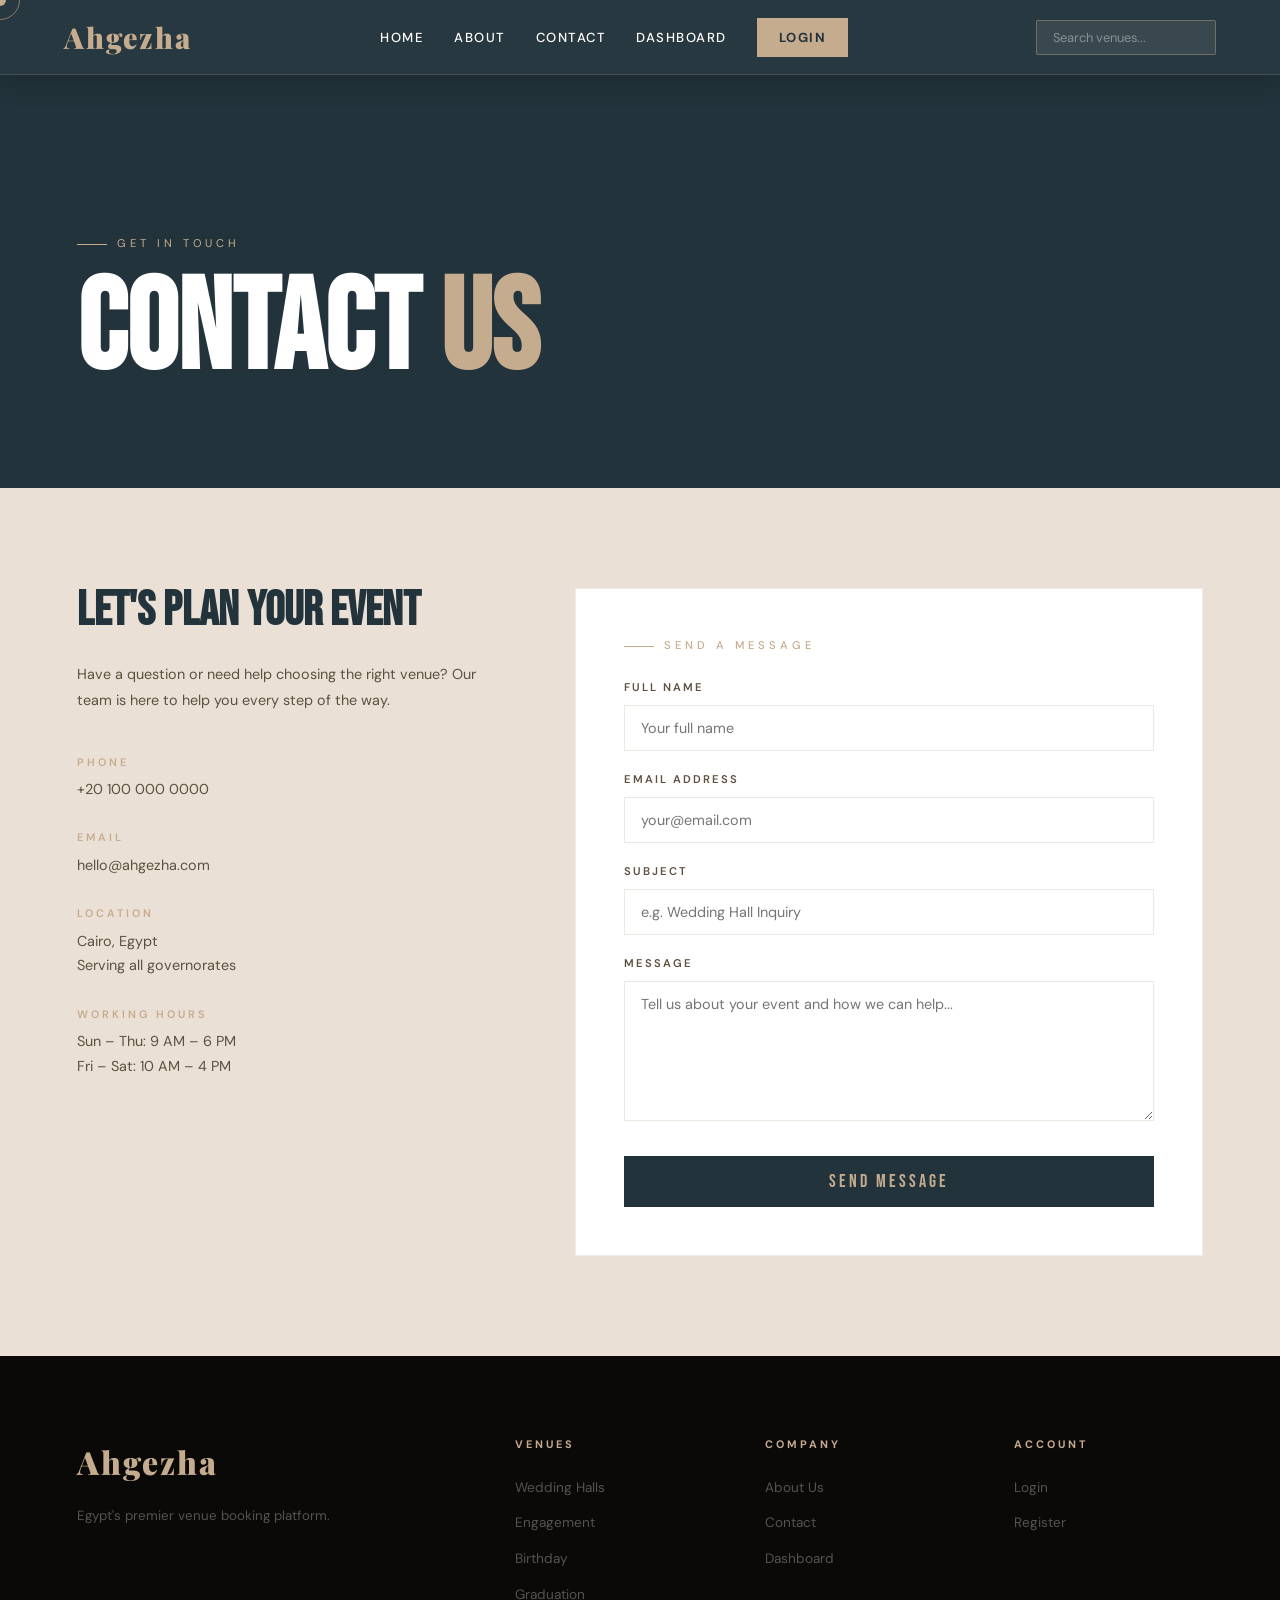
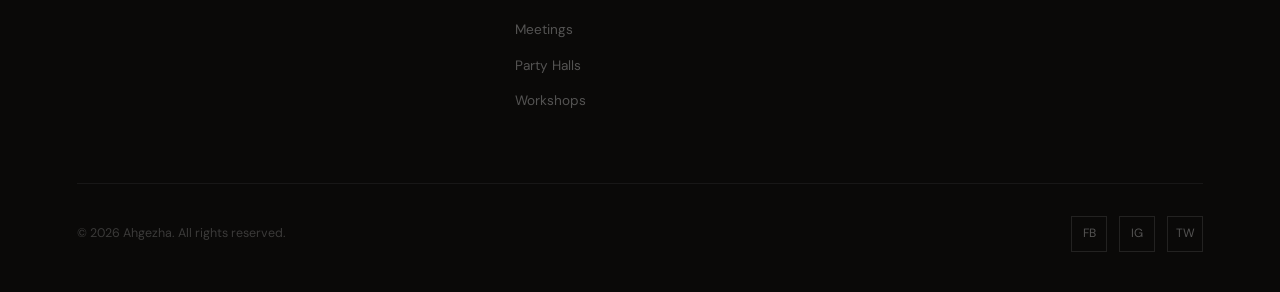
<file: contact.html>
<!DOCTYPE html>
<html lang="en">
<head>
    <meta charset="UTF-8">
    <meta name="viewport" content="width=device-width, initial-scale=1.0">
    <title>Contact Us - Ahgezha</title>
    <link rel="stylesheet" href="style.css">
</head>
<body>
<div class="cursor" id="cursor"></div>
<div class="cursor-follower" id="cursorFollower"></div>

<header class="navbar solid" id="navbar">
    <a href="index.html" class="logo">Ahgezha</a>
    <nav class="nav-links">
        <a href="index.html">Home</a>
        <a href="about.html">About</a>
        <a href="contact.html">Contact</a>
        <a href="dashboard.html">Dashboard</a>
        <a href="login.html" id="authLink" class="nav-cta">Login</a>
    </nav>
    <div class="search-container">
        <input type="text" id="searchInput" placeholder="Search venues...">
        <div id="searchDropdown" class="search-results"></div>
    </div>
</header>

<!-- PAGE HERO -->
<section class="page-hero">
    <div class="page-hero-bg" style="background-image:url('https://picsum.photos/1920/600?random=contact');"></div>
    <div class="page-hero-content">
        <div class="page-hero-tag">Get In Touch</div>
        <h1 class="page-hero-title">CONTACT <span class="gold">US</span></h1>
    </div>
</section>

<!-- CONTACT SECTION -->
<section class="contact-section">
    <div class="contact-grid">
        <div class="reveal">
            <h2 class="contact-info-title">LET'S PLAN YOUR EVENT</h2>
            <p style="font-size:.9rem;color:var(--brown);line-height:1.8;margin-bottom:40px;">Have a question or need help choosing the right venue? Our team is here to help you every step of the way.</p>
            <div class="contact-info-item">
                <div class="contact-info-label">Phone</div>
                <div class="contact-info-val">+20 100 000 0000</div>
            </div>
            <div class="contact-info-item">
                <div class="contact-info-label">Email</div>
                <div class="contact-info-val">hello@ahgezha.com</div>
            </div>
            <div class="contact-info-item">
                <div class="contact-info-label">Location</div>
                <div class="contact-info-val">Cairo, Egypt<br>Serving all governorates</div>
            </div>
            <div class="contact-info-item">
                <div class="contact-info-label">Working Hours</div>
                <div class="contact-info-val">Sun – Thu: 9 AM – 6 PM<br>Fri – Sat: 10 AM – 4 PM</div>
            </div>
        </div>
        <div class="contact-form-card reveal reveal-delay-2">
            <div class="section-tag" style="margin-bottom:24px;">Send a Message</div>
            <form id="contactForm" onsubmit="submitContact(event)">
                <div class="contact-field">
                    <label>Full Name</label>
                    <input type="text" placeholder="Your full name" required>
                </div>
                <div class="contact-field">
                    <label>Email Address</label>
                    <input type="email" placeholder="your@email.com" required>
                </div>
                <div class="contact-field">
                    <label>Subject</label>
                    <input type="text" placeholder="e.g. Wedding Hall Inquiry">
                </div>
                <div class="contact-field">
                    <label>Message</label>
                    <textarea placeholder="Tell us about your event and how we can help..."></textarea>
                </div>
                <button type="submit" class="btn-form">SEND MESSAGE</button>
            </form>
        </div>
    </div>
</section>

<!-- FOOTER -->
<footer class="main-footer">
    <div class="footer-top">
        <div class="footer-brand">
            <a href="index.html" class="logo">Ahgezha</a>
            <p>Egypt's premier venue booking platform.</p>
        </div>
        <div class="footer-col"><h4>Venues</h4><ul>
            <li><a href="wedding.html">Wedding Halls</a></li>
            <li><a href="engagement.html">Engagement</a></li>
            <li><a href="birthday.html">Birthday</a></li>
            <li><a href="graduation.html">Graduation</a></li>
            <li><a href="meeting.html">Meetings</a></li>
            <li><a href="party.html">Party Halls</a></li>
            <li><a href="workshop.html">Workshops</a></li>
        </ul></div>
        <div class="footer-col"><h4>Company</h4><ul>
            <li><a href="about.html">About Us</a></li>
            <li><a href="contact.html">Contact</a></li>
            <li><a href="dashboard.html">Dashboard</a></li>
        </ul></div>
        <div class="footer-col"><h4>Account</h4><ul>
            <li><a href="login.html">Login</a></li>
            <li><a href="register.html">Register</a></li>
        </ul></div>
    </div>
    <div class="footer-bottom">
        <span class="footer-copy">© 2026 Ahgezha. All rights reserved.</span>
        <div class="footer-socials">
            <a href="#" class="footer-social">FB</a>
            <a href="#" class="footer-social">IG</a>
            <a href="#" class="footer-social">TW</a>
        </div>
    </div>
</footer>

<script src="main.js"></script>
<script>
function submitContact(e) {
    e.preventDefault();
    const btn = e.target.querySelector('.btn-form');
    btn.textContent = 'SENDING...';
    btn.disabled = true;
    setTimeout(() => {
        btn.textContent = '✓ MESSAGE SENT';
        setTimeout(() => { btn.textContent = 'SEND MESSAGE'; btn.disabled = false; e.target.reset(); }, 2000);
    }, 1200);
}
</script>
</body>
</html>
</file>
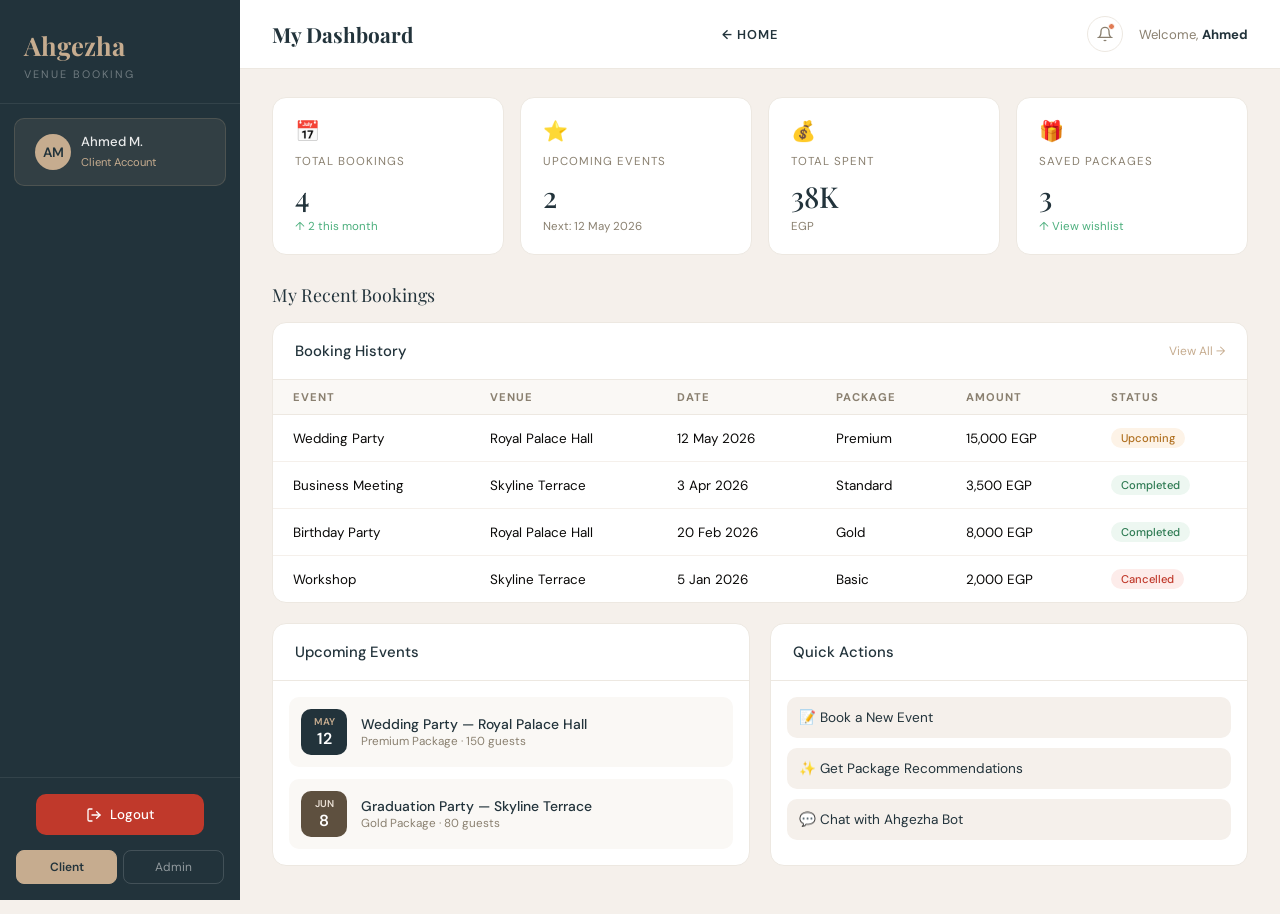
<file: dashboard.html>
<!DOCTYPE html>
<html lang="en">
<head>
    <meta charset="UTF-8">
    <meta name="viewport" content="width=device-width, initial-scale=1.0">
    <title>Ahgezha - Dashboard</title>
    <link rel="stylesheet" href="dash.css">
</head>
<body>

<!-- SIDEBAR -->
<aside class="sidebar">
    <div class="sidebar-logo">
        <a href="index.html"><h1>Ahgezha</h1></a>
        <span>Venue Booking</span>
    </div>
    <div class="sidebar-role">
        <div class="role-avatar" id="avatarInitials">AM</div>
        <div class="role-info">
            <p id="sidebarName">Ahmed M.</p>
            <span id="sidebarRoleLbl">Client Account</span>
        </div>
    </div>
    <nav class="sidebar-nav" id="sidebarNav"></nav>
<div class="sidebar-bottom">
        <div style="padding: 0 20px 15px;">
            <button onclick="logout()" style="width: 100%; background: #c0392b; color: white; border: none; padding: 12px; border-radius: 10px; cursor: pointer; font-family: 'DM Sans', sans-serif; font-weight: 500; display: flex; align-items: center; justify-content: center; gap: 8px; transition: 0.3s;">
                <svg viewBox="0 0 24 24" width="16" height="16" stroke="currentColor" stroke-width="2" fill="none" stroke-linecap="round" stroke-linejoin="round"><path d="M9 21H5a2 2 0 0 1-2-2V5a2 2 0 0 1 2-2h4"></path><polyline points="16 17 21 12 16 7"></polyline><line x1="21" y1="12" x2="9" y2="12"></line></svg>
                Logout
            </button>
        </div>

        <div class="role-switcher">
            <button class="role-btn active" onclick="switchRole('client')">Client</button>
            <button class="role-btn" onclick="switchRole('admin')">Admin</button>
        </div>
    </div>
</aside>
<!-- MAIN -->
<div class="main">
    <header class="topbar">
        <div class="topbar-title" id="topbarTitle"><b>My Dashboard</b></div>
        <a href="index.html" class="topbar-home">← Home</a>
        <div class="topbar-right">
            <div class="notif-btn">
                <svg width="16" height="16" viewBox="0 0 24 24" fill="none" stroke="#8a8070" stroke-width="2"><path d="M18 8A6 6 0 006 8c0 7-3 9-3 9h18s-3-2-3-9M13.73 21a2 2 0 01-3.46 0"/></svg>
                <div class="notif-dot"></div>
            </div>
            <div style="font-size:.82rem;color:#8a8070;">Welcome, <strong id="topbarName" style="color:var(--navy)">Ahmed</strong></div>
        </div>
    </header>

    <!-- OVERVIEW PAGE -->
    <div class="page active" id="overview-page">
        <div class="stats-grid">
            <div class="stat-card"><div class="stat-icon">📅</div><div class="stat-label">Total Bookings</div><div class="stat-value">4</div><div class="stat-sub stat-up">↑ 2 this month</div></div>
            <div class="stat-card"><div class="stat-icon">⭐</div><div class="stat-label">Upcoming Events</div><div class="stat-value">2</div><div class="stat-sub">Next: 12 May 2026</div></div>
            <div class="stat-card"><div class="stat-icon">💰</div><div class="stat-label">Total Spent</div><div class="stat-value">38K</div><div class="stat-sub" style="color:#8a8070;">EGP</div></div>
            <div class="stat-card"><div class="stat-icon">🎁</div><div class="stat-label">Saved Packages</div><div class="stat-value">3</div><div class="stat-sub stat-up">↑ View wishlist</div></div>
        </div>

        <div class="section-title">My Recent Bookings</div>
        <div class="card">
            <div class="card-header"><h3>Booking History</h3><span class="view-all">View All →</span></div>
            <table>
                <thead><tr><th>Event</th><th>Venue</th><th>Date</th><th>Package</th><th>Amount</th><th>Status</th></tr></thead>
                <tbody>
                    <tr><td>Wedding Party</td><td>Royal Palace Hall</td><td>12 May 2026</td><td>Premium</td><td>15,000 EGP</td><td><span class="badge badge-pending">Upcoming</span></td></tr>
                    <tr><td>Business Meeting</td><td>Skyline Terrace</td><td>3 Apr 2026</td><td>Standard</td><td>3,500 EGP</td><td><span class="badge badge-success">Completed</span></td></tr>
                    <tr><td>Birthday Party</td><td>Royal Palace Hall</td><td>20 Feb 2026</td><td>Gold</td><td>8,000 EGP</td><td><span class="badge badge-success">Completed</span></td></tr>
                    <tr><td>Workshop</td><td>Skyline Terrace</td><td>5 Jan 2026</td><td>Basic</td><td>2,000 EGP</td><td><span class="badge badge-cancelled">Cancelled</span></td></tr>
                </tbody>
            </table>
        </div>

        <div class="two-col">
            <div class="card">
                <div class="card-header"><h3>Upcoming Events</h3></div>
                <div style="padding:16px;display:flex;flex-direction:column;gap:12px;">
                    <div style="display:flex;align-items:center;gap:14px;padding:12px;background:#faf8f5;border-radius:10px;">
                        <div style="width:46px;height:46px;background:var(--navy);border-radius:10px;display:flex;flex-direction:column;align-items:center;justify-content:center;">
                            <span style="color:var(--gold);font-size:.62rem;font-weight:600;">MAY</span>
                            <span style="color:white;font-weight:600;font-size:1rem;">12</span>
                        </div>
                        <div>
                            <p style="font-weight:500;font-size:.87rem;color:var(--navy);">Wedding Party — Royal Palace Hall</p>
                            <p style="font-size:.73rem;color:#8a8070;">Premium Package · 150 guests</p>
                        </div>
                    </div>
                    <div style="display:flex;align-items:center;gap:14px;padding:12px;background:#faf8f5;border-radius:10px;">
                        <div style="width:46px;height:46px;background:var(--brown);border-radius:10px;display:flex;flex-direction:column;align-items:center;justify-content:center;">
                            <span style="color:var(--cream);font-size:.62rem;font-weight:600;">JUN</span>
                            <span style="color:white;font-weight:600;font-size:1rem;">8</span>
                        </div>
                        <div>
                            <p style="font-weight:500;font-size:.87rem;color:var(--navy);">Graduation Party — Skyline Terrace</p>
                            <p style="font-size:.73rem;color:#8a8070;">Gold Package · 80 guests</p>
                        </div>
                    </div>
                </div>
            </div>
            <div class="card">
                <div class="card-header"><h3>Quick Actions</h3></div>
                <div style="padding:16px;display:flex;flex-direction:column;gap:10px;">
                    <button onclick="showPage('book-page');setNav('book')" style="padding:12px;background:#f5f0eb;border:none;border-radius:10px;text-align:left;cursor:pointer;font-family:'DM Sans',sans-serif;font-size:.85rem;color:var(--navy);">📝  Book a New Event</button>
                    <button onclick="showPage('rec-page');setNav('rec')" style="padding:12px;background:#f5f0eb;border:none;border-radius:10px;text-align:left;cursor:pointer;font-family:'DM Sans',sans-serif;font-size:.85rem;color:var(--navy);">✨  Get Package Recommendations</button>
                    <button onclick="showPage('chat-page');setNav('chat')" style="padding:12px;background:#f5f0eb;border:none;border-radius:10px;text-align:left;cursor:pointer;font-family:'DM Sans',sans-serif;font-size:.85rem;color:var(--navy);">💬  Chat with Ahgezha Bot</button>
                </div>
            </div>
        </div>
    </div>

    <!-- RECOMMENDATIONS PAGE -->
    <div class="page" id="rec-page">
        <div class="budget-section">
            <div style="display:flex;align-items:center;justify-content:space-between;margin-bottom:16px;">
                <div><div class="stat-label">Your Budget</div><div class="budget-display"><span>EGP </span><span id="budgetDisplay">10,000</span></div></div>
                <div style="text-align:right;"><div class="stat-label">Event Type</div><div style="font-size:.95rem;font-weight:500;color:var(--navy);" id="selectedEvent">Wedding Party</div></div>
            </div>
            <input type="range" id="budgetSlider" min="2000" max="50000" step="500" value="10000" oninput="updateBudget(this.value)">
            <div class="slider-labels"><span>2,000 EGP</span><span>50,000 EGP</span></div>
        </div>
        <div class="event-filter">
            <button class="filter-chip active" onclick="selectEvent(this,'Wedding Party')">💍 Wedding</button>
            <button class="filter-chip" onclick="selectEvent(this,'Birthday Party')">🎂 Birthday</button>
            <button class="filter-chip" onclick="selectEvent(this,'Business Meeting')">💼 Meeting</button>
            <button class="filter-chip" onclick="selectEvent(this,'Graduation Party')">🎓 Graduation</button>
            <button class="filter-chip" onclick="selectEvent(this,'Engagement Party')">💐 Engagement</button>
            <button class="filter-chip" onclick="selectEvent(this,'Workshop')">📚 Workshop</button>
        </div>
        <div class="section-title">Recommended Packages for You</div>
        <div class="rec-grid" id="recGrid"></div>
        <div class="package-detail">
            <div class="section-title">What's Included in This Package</div>
            <div class="package-items" id="packageItems"></div>
        </div>
    </div>

    <!-- CHATBOT PAGE -->
    <div class="page" id="chat-page">
        <div class="chat-layout">
            <div class="chat-sidebar">
                <div class="chat-sidebar-head"><h4>Conversations</h4></div>
                <div class="chat-history">
                    <div class="chat-hist-item active"><p>Wedding Package Inquiry</p><span>Today, 2:30 PM</span></div>
                    <div class="chat-hist-item"><p>Birthday Venue Options</p><span>Yesterday</span></div>
                    <div class="chat-hist-item"><p>Budget Planning Help</p><span>Apr 18</span></div>
                </div>
                <button class="new-chat-btn" onclick="resetChat()">+ New Conversation</button>
            </div>
            <div class="chat-main">
                <div class="chat-topbar">
                    <div class="bot-avatar"><svg viewBox="0 0 24 24"><path d="M12 2a2 2 0 012 2c0 .74-.4 1.39-1 1.73V7h1a7 7 0 017 7H3a7 7 0 017-7h1V5.73c-.6-.34-1-.99-1-1.73A2 2 0 0112 2zM7.5 14a1 1 0 100 2 1 1 0 000-2zm9 0a1 1 0 100 2 1 1 0 000-2zM5 19a1 1 0 011-1h12a1 1 0 110 2H6a1 1 0 01-1-1z"/></svg></div>
                    <div class="chat-bot-info"><p>Ahgezha Assistant</p><span><span class="online-dot"></span>Online · replies instantly</span></div>
                </div>
                <div class="chat-messages" id="chatMessages">
                    <div class="msg bot">
                        <div class="msg-avatar bot-msg-avatar"><svg viewBox="0 0 24 24" style="width:14px;height:14px;fill:var(--gold)"><path d="M12 2a2 2 0 012 2c0 .74-.4 1.39-1 1.73V7h1a7 7 0 017 7H3a7 7 0 017-7h1V5.73c-.6-.34-1-.99-1-1.73A2 2 0 0112 2zM7.5 14a1 1 0 100 2 1 1 0 000-2zm9 0a1 1 0 100 2 1 1 0 000-2zM5 19a1 1 0 011-1h12a1 1 0 110 2H6a1 1 0 01-1-1z"/></svg></div>
                        <div>
                            <div class="msg-bubble">Welcome to Ahgezha! 👋<br><br>I'm your personal event planning assistant. I can help you find the perfect venue, recommend packages within your budget, and answer any questions.<br><br>What kind of event are you planning?</div>
                            <div class="quick-replies">
                                <button class="quick-reply" onclick="sendQuick('I want to book a wedding hall')">💍 Wedding</button>
                                <button class="quick-reply" onclick="sendQuick('I need a birthday venue')">🎂 Birthday</button>
                                <button class="quick-reply" onclick="sendQuick('Looking for a meeting room')">💼 Meeting</button>
                                <button class="quick-reply" onclick="sendQuick('What packages do you have?')">📋 All Packages</button>
                            </div>
                            <div class="msg-time">Just now</div>
                        </div>
                    </div>
                </div>
                <div class="chat-input-area">
                    <textarea class="chat-input" id="chatInput" placeholder="Type your message..." rows="1"
                        onkeydown="if(event.key==='Enter'&&!event.shiftKey){event.preventDefault();sendMessage()}"
                        oninput="this.style.height='auto';this.style.height=this.scrollHeight+'px'"></textarea>
                    <button class="send-btn" onclick="sendMessage()">
                        <svg viewBox="0 0 24 24"><path d="M22 2L11 13M22 2l-7 20-4-9-9-4 20-7z"/></svg>
                    </button>
                </div>
            </div>
        </div>
    </div>

    <!-- BOOKING FORM PAGE -->
    <div class="page" id="book-page">
        <div style="max-width:800px;">
            <div class="card" style="padding:28px;">
                <h2 style="font-family:'Playfair Display',serif;color:var(--navy);margin-bottom:24px;">Book a New Event</h2>
                <div class="form-grid">
                    <div class="form-group"><label>Event Type</label><select><option>Wedding Party</option><option>Birthday Party</option><option>Business Meeting</option><option>Graduation Party</option><option>Engagement Party</option><option>Workshop</option><option>General Event</option></select></div>
                    <div class="form-group"><label>Venue</label><select><option>Royal Palace Hall</option><option>Skyline Terrace</option><option>Garden Pavilion</option><option>Crystal Ballroom</option></select></div>
                    <div class="form-group"><label>Event Date</label><input type="date"></div>
                    <div class="form-group"><label>Number of Guests</label><input type="number" placeholder="e.g. 100"></div>
                    <div class="form-group"><label>Package</label><select><option>Basic</option><option>Standard</option><option>Gold</option><option>Premium</option></select></div>
                    <div class="form-group"><label>Budget (EGP)</label><input type="number" placeholder="e.g. 15000"></div>
                </div>
                <div class="form-group"><label>Special Requests</label><textarea placeholder="Any specific requirements, themes, or preferences..."></textarea></div>
                <div style="display:flex;gap:12px;margin-bottom:24px;flex-wrap:wrap;">
                    <div style="display:flex;align-items:center;gap:8px;flex:1;min-width:200px;padding:12px 16px;background:#f5f0eb;border-radius:10px;">
                        <input type="checkbox" id="addPhotog" style="width:auto;accent-color:var(--navy);">
                        <label for="addPhotog" style="font-size:.84rem;color:var(--navy);cursor:pointer;">Add Photographer (+2,000 EGP)</label>
                    </div>
                    <div style="display:flex;align-items:center;gap:8px;flex:1;min-width:200px;padding:12px 16px;background:#f5f0eb;border-radius:10px;">
                        <input type="checkbox" id="addDecor" style="width:auto;accent-color:var(--navy);">
                        <label for="addDecor" style="font-size:.84rem;color:var(--navy);cursor:pointer;">Add Decoration (+3,000 EGP)</label>
                    </div>
                    <div style="display:flex;align-items:center;gap:8px;flex:1;min-width:200px;padding:12px 16px;background:#f5f0eb;border-radius:10px;">
                        <input type="checkbox" id="addOutfit" style="width:auto;accent-color:var(--navy);">
                        <label for="addOutfit" style="font-size:.84rem;color:var(--navy);cursor:pointer;">Outfit Recommendations</label>
                    </div>
                </div>
                <div style="display:flex;gap:12px;align-items:center;">
                    <button class="submit-btn" onclick="submitBooking()">CONFIRM BOOKING</button>
                    <span style="font-size:.78rem;color:#8a8070;">You'll receive a confirmation via email</span>
                </div>
            </div>
        </div>
    </div>

    <!-- ADMIN PAGE -->
    <div class="page" id="admin-page">
        <div class="admin-grid">
            <div class="admin-stat">
                <div class="lbl">Total Bookings</div><div class="num">284</div>
                <div class="trend trend-up">↑ 12% this month</div>
                <div style="display:flex;justify-content:space-between;font-size:.7rem;color:#8a8070;margin-top:10px;"><span>Monthly Target</span><span>71%</span></div>
                <div class="progress-bar"><div class="progress-fill" style="width:71%"></div></div>
            </div>
            <div class="admin-stat">
                <div class="lbl">Revenue (EGP)</div><div class="num">1.2M</div>
                <div class="trend trend-up">↑ 8% vs last month</div>
                <div style="display:flex;justify-content:space-between;font-size:.7rem;color:#8a8070;margin-top:10px;"><span>Annual Target</span><span>62%</span></div>
                <div class="progress-bar"><div class="progress-fill" style="width:62%"></div></div>
            </div>
            <div class="admin-stat">
                <div class="lbl">Active Clients</div><div class="num">148</div>
                <div class="trend trend-up">↑ 23 new this week</div>
                <div style="display:flex;justify-content:space-between;font-size:.7rem;color:#8a8070;margin-top:10px;"><span>Retention Rate</span><span>88%</span></div>
                <div class="progress-bar"><div class="progress-fill" style="width:88%"></div></div>
            </div>
        </div>

        <div class="section-title">Bookings Management</div>
        <div class="card">
            <div class="card-header">
                <h3>All Bookings</h3>
                <div style="display:flex;gap:8px;">
                    <select style="padding:6px 10px;border:1px solid #ede8e1;border-radius:8px;font-size:.76rem;outline:none;font-family:'DM Sans',sans-serif;"><option>All Events</option><option>Wedding</option><option>Birthday</option><option>Meeting</option></select>
                    <select style="padding:6px 10px;border:1px solid #ede8e1;border-radius:8px;font-size:.76rem;outline:none;font-family:'DM Sans',sans-serif;"><option>All Status</option><option>Confirmed</option><option>Pending</option><option>Cancelled</option></select>
                </div>
            </div>
            <table>
                <thead><tr><th>Client</th><th>Event</th><th>Venue</th><th>Date</th><th>Amount</th><th>Status</th><th>Action</th></tr></thead>
                <tbody>
                    <tr><td>Ahmed M.</td><td>Wedding Party</td><td>Royal Palace Hall</td><td>12 May 2026</td><td>15,000 EGP</td><td><span class="badge badge-pending">Pending</span></td><td><button class="action-btn-confirm" onclick="alert('Booking confirmed!')">Confirm</button></td></tr>
                    <tr><td>Sara K.</td><td>Birthday Party</td><td>Skyline Terrace</td><td>20 Apr 2026</td><td>8,000 EGP</td><td><span class="badge badge-success">Confirmed</span></td><td><button class="action-btn-cancel" onclick="alert('Booking cancelled.')">Cancel</button></td></tr>
                    <tr><td>Omar H.</td><td>Workshop</td><td>Skyline Terrace</td><td>5 May 2026</td><td>3,500 EGP</td><td><span class="badge badge-pending">Pending</span></td><td><button class="action-btn-confirm" onclick="alert('Booking confirmed!')">Confirm</button></td></tr>
                    <tr><td>Nour A.</td><td>Graduation</td><td>Royal Palace Hall</td><td>8 Jun 2026</td><td>6,000 EGP</td><td><span class="badge badge-success">Confirmed</span></td><td><button class="action-btn-cancel" onclick="alert('Booking cancelled.')">Cancel</button></td></tr>
                </tbody>
            </table>
        </div>

        <div class="two-col" style="margin-top:20px;">
            <div class="card">
                <div class="card-header"><h3>Popular Event Types</h3></div>
                <div style="padding:16px;display:flex;flex-direction:column;gap:12px;">
                    <div><div style="display:flex;justify-content:space-between;font-size:.82rem;margin-bottom:4px;"><span>Wedding Party</span><span style="color:var(--gold);font-weight:500;">38%</span></div><div class="progress-bar"><div class="progress-fill" style="width:38%"></div></div></div>
                    <div><div style="display:flex;justify-content:space-between;font-size:.82rem;margin-bottom:4px;"><span>Birthday Party</span><span style="color:var(--gold);font-weight:500;">24%</span></div><div class="progress-bar"><div class="progress-fill" style="width:24%"></div></div></div>
                    <div><div style="display:flex;justify-content:space-between;font-size:.82rem;margin-bottom:4px;"><span>Business Meeting</span><span style="color:var(--gold);font-weight:500;">18%</span></div><div class="progress-bar"><div class="progress-fill" style="width:18%"></div></div></div>
                    <div><div style="display:flex;justify-content:space-between;font-size:.82rem;margin-bottom:4px;"><span>Graduation</span><span style="color:var(--gold);font-weight:500;">12%</span></div><div class="progress-bar"><div class="progress-fill" style="width:12%"></div></div></div>
                    <div><div style="display:flex;justify-content:space-between;font-size:.82rem;margin-bottom:4px;"><span>Others</span><span style="color:var(--gold);font-weight:500;">8%</span></div><div class="progress-bar"><div class="progress-fill" style="width:8%"></div></div></div>
                </div>
            </div>
            <div class="card">
                <div class="card-header"><h3>Venue Occupancy</h3></div>
                <div style="padding:16px;display:flex;flex-direction:column;gap:12px;">
                    <div style="padding:14px;background:#faf8f5;border-radius:10px;">
                        <p style="font-weight:500;font-size:.87rem;color:var(--navy);">Royal Palace Hall</p>
                        <div style="display:flex;justify-content:space-between;font-size:.73rem;color:#8a8070;margin-top:4px;"><span>May 2026</span><span style="color:#4caf7d;">8 bookings</span></div>
                        <div class="progress-bar" style="margin-top:8px;"><div class="progress-fill" style="width:80%"></div></div>
                    </div>
                    <div style="padding:14px;background:#faf8f5;border-radius:10px;">
                        <p style="font-weight:500;font-size:.87rem;color:var(--navy);">Skyline Terrace</p>
                        <div style="display:flex;justify-content:space-between;font-size:.73rem;color:#8a8070;margin-top:4px;"><span>May 2026</span><span style="color:#e09c3c;">5 bookings</span></div>
                        <div class="progress-bar" style="margin-top:8px;"><div class="progress-fill" style="width:50%"></div></div>
                    </div>
                </div>
            </div>
        </div>
    </div>
</div><!-- end .main -->

<script src="dashboard.js"></script>
</body>
</body>
</html>
</file>
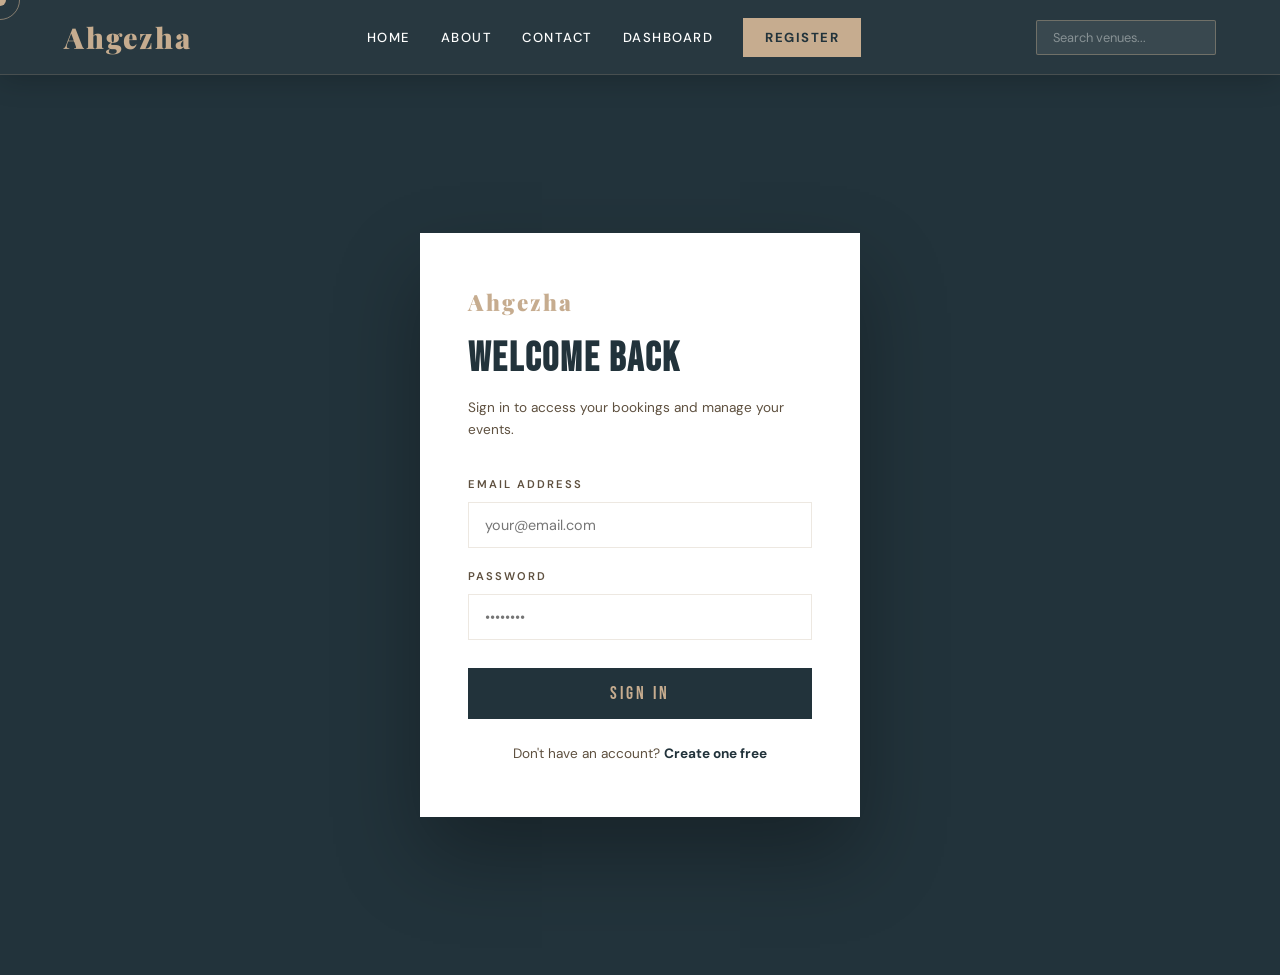
<file: login.html>
<!DOCTYPE html>
<html lang="en">
<head>
    <meta charset="UTF-8">
    <meta name="viewport" content="width=device-width, initial-scale=1.0">
    <title>Login - Ahgezha</title>
    <link rel="stylesheet" href="style.css">
</head>
<body>
<div class="cursor" id="cursor"></div>
<div class="cursor-follower" id="cursorFollower"></div>

<header class="navbar solid" id="navbar">
    <a href="index.html" class="logo">Ahgezha</a>
    <nav class="nav-links">
        <a href="index.html">Home</a>
        <a href="about.html">About</a>
        <a href="contact.html">Contact</a>
        <a href="dashboard.html">Dashboard</a>
        <a href="register.html" class="nav-cta">Register</a>
    </nav>
    <div class="search-container">
        <input type="text" id="searchInput" placeholder="Search venues...">
        <div id="searchDropdown" class="search-results"></div>
    </div>
</header>

<div class="form-page">
    <div class="form-page-inner">
        <div class="form-card">
            <a href="index.html" class="form-card-logo">Ahgezha</a>
            <h1 class="form-card-title">WELCOME BACK</h1>
            <p class="form-card-sub">Sign in to access your bookings and manage your events.</p>
            <form id="loginForm">
                <div class="form-group">
                    <label>Email Address</label>
                    <input type="email" id="email" placeholder="your@email.com" required>
                </div>
                <div class="form-group">
                    <label>Password</label>
                    <input type="password" id="password" placeholder="••••••••" required>
                </div>
                <button type="submit" class="btn-form">SIGN IN</button>
            </form>
            <p class="form-footer-text">Don't have an account? <a href="register.html">Create one free</a></p>
        </div>
    </div>
</div>

<script src="main.js"></script>
<script src="login.js"></script>
</body>
</html>
</file>
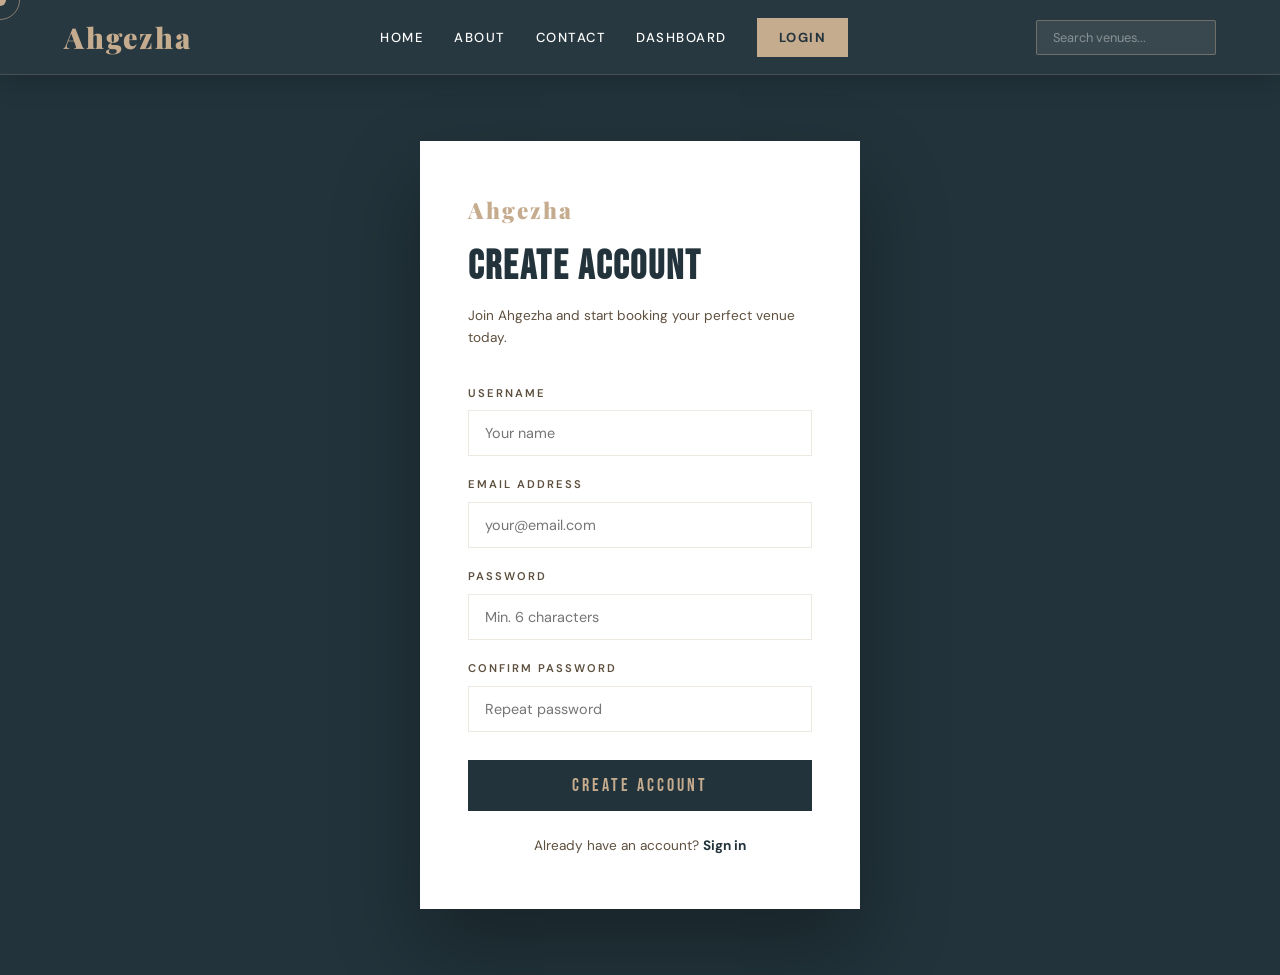
<file: register.html>
<!DOCTYPE html>
<html lang="en">
<head>
    <meta charset="UTF-8">
    <meta name="viewport" content="width=device-width, initial-scale=1.0">
    <title>Register - Ahgezha</title>
    <link rel="stylesheet" href="style.css">
</head>
<body>
<div class="cursor" id="cursor"></div>
<div class="cursor-follower" id="cursorFollower"></div>

<header class="navbar solid" id="navbar">
    <a href="index.html" class="logo">Ahgezha</a>
    <nav class="nav-links">
        <a href="index.html">Home</a>
        <a href="about.html">About</a>
        <a href="contact.html">Contact</a>
        <a href="dashboard.html">Dashboard</a>
        <a href="login.html" id="authLink" class="nav-cta">Login</a>
    </nav>
    <div class="search-container">
        <input type="text" id="searchInput" placeholder="Search venues...">
        <div id="searchDropdown" class="search-results"></div>
    </div>
</header>

<div class="form-page">
    <div class="form-page-inner">
        <div class="form-card">
            <a href="index.html" class="form-card-logo">Ahgezha</a>
            <h1 class="form-card-title">CREATE ACCOUNT</h1>
            <p class="form-card-sub">Join Ahgezha and start booking your perfect venue today.</p>
            <form id="regForm">
                <div class="form-group">
                    <label>Username</label>
                    <input type="text" id="regUser" placeholder="Your name" required>
                </div>
                <div class="form-group">
                    <label>Email Address</label>
                    <input type="email" id="regEmail" placeholder="your@email.com" required>
                </div>
                <div class="form-group">
                    <label>Password</label>
                    <input type="password" id="regPass" placeholder="Min. 6 characters" required>
                </div>
                <div class="form-group">
                    <label>Confirm Password</label>
                    <input type="password" id="confirmPass" placeholder="Repeat password" required>
                </div>
                <button type="submit" class="btn-form">CREATE ACCOUNT</button>
            </form>
            <p class="form-footer-text">Already have an account? <a href="login.html">Sign in</a></p>
        </div>
    </div>
</div>

<script src="main.js"></script>
<script src="register.js"></script>
</body>
</html>
</file>
<file: style.css>
/* ============================================
   AHGEZHA — MAIN STYLESHEET
   ============================================ */
@import url('https://fonts.googleapis.com/css2?family=Playfair+Display:ital,wght@0,400;0,700;0,900;1,400&family=Bebas+Neue&family=DM+Sans:wght@300;400;500&display=swap');

:root {
    --navy:      #22333b;
    --cream:     #eae0d5;
    --gold:      #c6ac8f;
    --gold-light:#d4bc9f;
    --brown:     #5e503f;
    --dark:      #0a0908;
    --white:     #ffffff;
    --off-white: #f7f2ec;
}
*,*::before,*::after{box-sizing:border-box;margin:0;padding:0;}
html{scroll-behavior:smooth;}
body{font-family:'DM Sans','Segoe UI',sans-serif;background:var(--cream);color:var(--dark);overflow-x:hidden;line-height:1.6;cursor:none;}

/* CURSOR */
.cursor{width:12px;height:12px;background:var(--gold);border-radius:50%;position:fixed;top:0;left:0;pointer-events:none;z-index:9999;transform:translate(-50%,-50%);transition:transform .1s ease;}
.cursor-follower{width:40px;height:40px;border:1.5px solid var(--gold);border-radius:50%;position:fixed;top:0;left:0;pointer-events:none;z-index:9998;transform:translate(-50%,-50%);transition:all .15s ease;opacity:.6;}

/* NAVBAR */
.navbar{position:fixed;top:0;width:100%;z-index:1000;display:flex;align-items:center;justify-content:space-between;padding:20px 5%;transition:all .4s ease;}
.navbar.scrolled,.navbar.solid{background:rgba(34,51,59,.97);backdrop-filter:blur(20px);padding:14px 5%;border-bottom:1px solid rgba(198,172,143,.2);box-shadow:0 4px 30px rgba(0,0,0,.2);}
.navbar.solid{position:relative;}
.logo{font-family:'Playfair Display',serif;font-size:1.8rem;font-weight:900;color:var(--gold);letter-spacing:2px;text-decoration:none;transition:opacity .3s;}
.logo:hover{opacity:.85;}
.nav-links{display:flex;align-items:center;gap:30px;}
.nav-links a{color:white;text-decoration:none;font-size:.82rem;font-weight:500;letter-spacing:1.5px;text-transform:uppercase;position:relative;transition:color .3s;}
.nav-links a::after{content:'';position:absolute;bottom:-4px;left:0;width:0;height:1px;background:var(--gold);transition:width .3s ease;}
.nav-links a:hover{color:var(--gold);}
.nav-links a:hover::after{width:100%;}
.nav-cta{background:var(--gold)!important;color:var(--navy)!important;padding:9px 22px!important;font-weight:700!important;}
.nav-cta::after{display:none!important;}
.search-container{position:relative;}
.search-container input{padding:8px 16px;border-radius:2px;border:1px solid rgba(198,172,143,.4);background:rgba(255,255,255,.08);color:white;outline:none;width:180px;font-family:'DM Sans',sans-serif;font-size:.8rem;transition:all .3s;}
.search-container input::placeholder{color:rgba(255,255,255,.4);}
.search-container input:focus{width:220px;border-color:var(--gold);}
.search-results{position:absolute;top:45px;left:0;width:240px;background:white;border-radius:4px;box-shadow:0 10px 30px rgba(0,0,0,.2);display:none;flex-direction:column;overflow:hidden;z-index:2000;}
.search-item{padding:10px 14px;color:var(--dark);text-decoration:none;border-bottom:1px solid #eee;font-size:.85rem;transition:.2s;}
.search-item:hover{background:var(--cream);color:var(--navy);}

/* HERO */
.hero{height:100vh;position:relative;display:flex;align-items:center;overflow:hidden;background:var(--navy);}
.hero-bg{position:absolute;inset:0;}
.hero-bg-img{position:absolute;inset:0;background:url('https://picsum.photos/1920/1080?wedding') center/cover;opacity:.15;transform:scale(1.1);transition:transform 8s ease;}
.hero-bg-img.loaded{transform:scale(1);}
.hero-grain{position:absolute;inset:0;opacity:.3;pointer-events:none;background-image:url("data:image/svg+xml,%3Csvg viewBox='0 0 256 256' xmlns='http://www.w3.org/2000/svg'%3E%3Cfilter id='n'%3E%3CfeTurbulence type='fractalNoise' baseFrequency='0.9' numOctaves='4' stitchTiles='stitch'/%3E%3C/filter%3E%3Crect width='100%25' height='100%25' filter='url(%23n)' opacity='0.04'/%3E%3C/svg%3E");}
.hero-content{position:relative;z-index:2;padding:0 6%;max-width:900px;}
.hero-eyebrow{font-size:.72rem;letter-spacing:4px;text-transform:uppercase;color:var(--gold);font-weight:500;margin-bottom:24px;display:flex;align-items:center;gap:12px;opacity:0;transform:translateY(20px);animation:fadeUp .8s ease .3s forwards;}
.hero-eyebrow::before{content:'';width:40px;height:1px;background:var(--gold);}
.hero-title{font-family:'Bebas Neue',sans-serif;font-size:clamp(5rem,12vw,10rem);line-height:.9;color:white;opacity:0;transform:translateY(40px);animation:fadeUp 1s ease .5s forwards;}
.hero-title .accent{color:var(--gold);display:block;}
.hero-title .outline{-webkit-text-stroke:2px white;color:transparent;}
.hero-sub{margin-top:32px;font-size:1rem;color:rgba(255,255,255,.55);max-width:400px;line-height:1.8;opacity:0;transform:translateY(20px);animation:fadeUp .8s ease .9s forwards;}
.hero-ctas{margin-top:48px;display:flex;gap:20px;align-items:center;opacity:0;transform:translateY(20px);animation:fadeUp .8s ease 1.1s forwards;}
.btn-hero-primary{background:var(--gold);color:var(--navy);padding:16px 40px;font-weight:700;font-size:.85rem;letter-spacing:2px;text-transform:uppercase;text-decoration:none;border:none;cursor:pointer;transition:all .3s;display:inline-block;clip-path:polygon(0 0,calc(100% - 12px) 0,100% 12px,100% 100%,12px 100%,0 calc(100% - 12px));}
.btn-hero-primary:hover{background:white;transform:translateY(-3px);box-shadow:0 20px 40px rgba(0,0,0,.3);}
.btn-hero-ghost{color:white;border:1px solid rgba(255,255,255,.3);padding:16px 40px;font-size:.85rem;letter-spacing:2px;text-transform:uppercase;text-decoration:none;transition:all .3s;display:inline-block;}
.btn-hero-ghost:hover{border-color:var(--gold);color:var(--gold);}
.hero-scroll-hint{position:absolute;bottom:40px;left:50%;transform:translateX(-50%);display:flex;flex-direction:column;align-items:center;gap:8px;color:rgba(255,255,255,.3);font-size:.7rem;letter-spacing:3px;text-transform:uppercase;animation:fadeIn 1s ease 2s both;}
.scroll-line{width:1px;height:60px;background:linear-gradient(to bottom,rgba(255,255,255,.3),transparent);animation:scrollLine 2s ease infinite;}
.hero-number{position:absolute;right:6%;bottom:40%;font-family:'Bebas Neue',sans-serif;font-size:15rem;color:rgba(255,255,255,.03);line-height:1;user-select:none;pointer-events:none;}

/* MARQUEE */
.marquee-section{background:var(--gold);padding:18px 0;overflow:hidden;}
.marquee-track{display:flex;animation:marquee 20s linear infinite;white-space:nowrap;}
.marquee-item{font-family:'Bebas Neue',sans-serif;font-size:1.3rem;letter-spacing:3px;color:var(--navy);padding:0 40px;display:flex;align-items:center;gap:40px;}
.marquee-item::after{content:'✦';font-size:.8rem;}

/* SECTION SHARED */
.section-tag{font-size:.7rem;letter-spacing:4px;text-transform:uppercase;color:var(--gold);font-weight:500;display:flex;align-items:center;gap:10px;margin-bottom:16px;}
.section-tag::before{content:'';width:30px;height:1px;background:var(--gold);}
.section-title-big{font-family:'Bebas Neue',sans-serif;font-size:clamp(3rem,6vw,5.5rem);line-height:.95;color:var(--navy);}
.section-title-big .outline{-webkit-text-stroke:2px var(--navy);color:transparent;}
.section-title-big.light{color:white;}
.section-title-big.light .outline{-webkit-text-stroke:2px white;color:transparent;}
.section-header{display:flex;align-items:flex-end;justify-content:space-between;margin-bottom:80px;}
.section-sub{max-width:280px;font-size:.87rem;color:var(--brown);line-height:1.8;text-align:right;}

/* SERVICES GRID */
.services-section{padding:140px 6%;background:var(--cream);}
.services-grid{display:grid;grid-template-columns:repeat(3,1fr);gap:2px;}
.service-card{position:relative;overflow:hidden;aspect-ratio:3/4;cursor:none;background:var(--navy);}
.service-card img{width:100%;height:100%;object-fit:cover;opacity:.5;transition:all .6s ease;transform:scale(1.05);}
.service-card:hover img{opacity:.3;transform:scale(1.12);}
.service-card-content{position:absolute;inset:0;display:flex;flex-direction:column;justify-content:flex-end;padding:32px;}
.service-number{font-family:'Bebas Neue',sans-serif;font-size:5rem;color:rgba(255,255,255,.08);position:absolute;top:20px;right:24px;line-height:1;}
.service-icon{font-size:1.5rem;margin-bottom:12px;}
.service-name{font-family:'Bebas Neue',sans-serif;font-size:2.2rem;color:white;line-height:1;margin-bottom:10px;transform:translateY(10px);transition:transform .4s ease;}
.service-card:hover .service-name{transform:translateY(0);}
.service-desc{font-size:.8rem;color:rgba(255,255,255,.5);line-height:1.7;max-height:0;overflow:hidden;transition:max-height .4s ease;}
.service-card:hover .service-desc{max-height:80px;}
.service-link{display:inline-flex;align-items:center;gap:8px;color:var(--gold);text-decoration:none;font-size:.75rem;letter-spacing:2px;text-transform:uppercase;margin-top:16px;opacity:0;transform:translateY(10px);transition:all .4s ease .1s;}
.service-card:hover .service-link{opacity:1;transform:translateY(0);}

/* STATEMENT */
.statement-section{background:var(--navy);padding:160px 6%;position:relative;overflow:hidden;}
.statement-bg-text{position:absolute;top:50%;left:-2%;transform:translateY(-50%);font-family:'Bebas Neue',sans-serif;font-size:22vw;color:rgba(255,255,255,.025);white-space:nowrap;user-select:none;pointer-events:none;line-height:1;}
.statement-content{position:relative;z-index:2;max-width:900px;}
.statement-text{font-family:'Playfair Display',serif;font-size:clamp(2rem,4vw,3.5rem);color:white;line-height:1.4;font-weight:400;}
.statement-text em{color:var(--gold);font-style:italic;}
.statement-cta{margin-top:60px;display:flex;align-items:center;gap:30px;}
.statement-line{width:80px;height:1px;background:var(--gold);}
.statement-link{color:rgba(255,255,255,.45);text-decoration:none;font-size:.8rem;letter-spacing:2px;text-transform:uppercase;transition:color .3s;}
.statement-link:hover{color:var(--gold);}
.stats-row{display:flex;gap:60px;margin-top:80px;}
.stat-num{font-family:'Bebas Neue',sans-serif;font-size:3.5rem;color:var(--gold);line-height:1;}
.stat-lbl{font-size:.75rem;color:rgba(255,255,255,.4);letter-spacing:2px;text-transform:uppercase;margin-top:6px;}

/* PROCESS */
.process-section{padding:140px 6%;background:var(--off-white);}
.process-grid{display:grid;grid-template-columns:repeat(4,1fr);gap:0;margin-top:80px;border:1px solid rgba(94,80,63,.15);}
.process-step{padding:48px 36px;border-right:1px solid rgba(94,80,63,.15);transition:background .3s;}
.process-step:last-child{border-right:none;}
.process-step:hover{background:var(--navy);}
.process-step-num{font-family:'Bebas Neue',sans-serif;font-size:5rem;color:rgba(94,80,63,.1);line-height:1;margin-bottom:24px;transition:color .3s;}
.process-step:hover .process-step-num{color:rgba(198,172,143,.2);}
.process-step-icon{font-size:1.8rem;margin-bottom:20px;}
.process-step-title{font-family:'Playfair Display',serif;font-size:1.3rem;color:var(--navy);margin-bottom:14px;transition:color .3s;}
.process-step:hover .process-step-title{color:white;}
.process-step-desc{font-size:.83rem;color:var(--brown);line-height:1.8;transition:color .3s;}
.process-step:hover .process-step-desc{color:rgba(255,255,255,.5);}

/* FEATURED */
.featured-section{background:var(--dark);padding:140px 6%;}
.featured-inner{display:grid;grid-template-columns:1fr 1fr;gap:80px;align-items:center;}
.featured-img-wrap{position:relative;}
.featured-img{width:100%;aspect-ratio:4/5;object-fit:cover;display:block;}
.featured-img-badge{position:absolute;top:-20px;right:-20px;width:120px;height:120px;background:var(--gold);border-radius:50%;display:flex;align-items:center;justify-content:center;text-align:center;font-family:'Bebas Neue',sans-serif;font-size:.9rem;color:var(--navy);letter-spacing:2px;line-height:1.2;}
.featured-pre{font-size:.7rem;letter-spacing:4px;text-transform:uppercase;color:var(--gold);margin-bottom:24px;}
.featured-title{font-family:'Bebas Neue',sans-serif;font-size:clamp(3rem,5vw,4.5rem);color:white;line-height:.95;margin-bottom:32px;}
.featured-title span{color:var(--gold);}
.featured-desc{font-size:.9rem;color:rgba(255,255,255,.45);line-height:1.9;margin-bottom:40px;}
.featured-tags{display:flex;gap:10px;flex-wrap:wrap;margin-bottom:40px;}
.featured-tag{padding:6px 16px;border:1px solid rgba(198,172,143,.3);font-size:.73rem;letter-spacing:1.5px;text-transform:uppercase;color:var(--gold);}

/* TESTIMONIALS */
.testimonials-section{padding:140px 6%;background:var(--cream);}
.testimonials-grid{display:grid;grid-template-columns:repeat(3,1fr);gap:24px;margin-top:80px;}
.testimonial-card{padding:40px;border:1px solid rgba(94,80,63,.15);background:white;transition:all .3s;}
.testimonial-card:hover{border-color:var(--gold);transform:translateY(-6px);box-shadow:0 20px 60px rgba(34,51,59,.1);}
.testimonial-quote{font-family:'Playfair Display',serif;font-size:4rem;color:var(--gold);line-height:1;margin-bottom:20px;}
.testimonial-text{font-size:.88rem;color:var(--brown);line-height:1.9;font-style:italic;margin-bottom:28px;}
.testimonial-author{display:flex;align-items:center;gap:14px;}
.author-avatar{width:44px;height:44px;border-radius:50%;background:var(--navy);display:flex;align-items:center;justify-content:center;font-family:'Bebas Neue',sans-serif;font-size:1.1rem;color:var(--gold);}
.author-name{font-size:.85rem;font-weight:500;color:var(--navy);}
.author-event{font-size:.73rem;color:var(--gold);letter-spacing:1px;}
.stars{color:var(--gold);font-size:.9rem;margin-bottom:16px;}

/* CTA */
.cta-section{background:var(--navy);padding:120px 6%;position:relative;overflow:hidden;text-align:center;}
.cta-bg-text{position:absolute;top:50%;left:50%;transform:translate(-50%,-50%);font-family:'Bebas Neue',sans-serif;font-size:20vw;color:rgba(255,255,255,.025);white-space:nowrap;pointer-events:none;}
.cta-content{position:relative;z-index:2;}
.cta-title{font-family:'Bebas Neue',sans-serif;font-size:clamp(3rem,7vw,6rem);color:white;line-height:.95;margin-bottom:24px;}
.cta-title span{color:var(--gold);}
.cta-sub{font-size:1rem;color:rgba(255,255,255,.4);margin-bottom:48px;max-width:500px;margin-left:auto;margin-right:auto;line-height:1.8;}
.btn-cta{background:var(--gold);color:var(--navy);padding:18px 56px;font-weight:700;font-size:.85rem;letter-spacing:3px;text-transform:uppercase;text-decoration:none;display:inline-block;transition:all .3s;clip-path:polygon(0 0,calc(100% - 14px) 0,100% 14px,100% 100%,14px 100%,0 calc(100% - 14px));}
.btn-cta:hover{background:white;transform:translateY(-4px);box-shadow:0 24px 50px rgba(0,0,0,.4);}

/* PAGE HERO (inner pages) */
.page-hero{background:var(--navy);padding:160px 6% 100px;position:relative;overflow:hidden;}
.page-hero-bg{position:absolute;inset:0;background-size:cover;background-position:center;opacity:.1;}
.page-hero-content{position:relative;z-index:2;}
.page-hero-tag{font-size:.7rem;letter-spacing:4px;text-transform:uppercase;color:var(--gold);margin-bottom:20px;display:flex;align-items:center;gap:10px;}
.page-hero-tag::before{content:'';width:30px;height:1px;background:var(--gold);}
.page-hero-title{font-family:'Bebas Neue',sans-serif;font-size:clamp(4rem,10vw,8rem);color:white;line-height:.9;}
.page-hero-title .gold{color:var(--gold);}

/* VENUE CARDS */
.venues-section{padding:80px 6%;}
.venues-grid{display:grid;grid-template-columns:repeat(3,1fr);gap:28px;}
.venue-card{background:white;overflow:hidden;border:1px solid rgba(94,80,63,.1);transition:all .4s ease;}
.venue-card:hover{transform:translateY(-8px);box-shadow:0 30px 60px rgba(34,51,59,.15);border-color:var(--gold);}
.venue-card-img{position:relative;overflow:hidden;}
.venue-card-img img{width:100%;height:240px;object-fit:cover;transition:transform .6s ease;display:block;}
.venue-card:hover .venue-card-img img{transform:scale(1.08);}
.venue-card-badge{position:absolute;top:16px;left:16px;background:var(--gold);color:var(--navy);font-size:.7rem;letter-spacing:2px;text-transform:uppercase;padding:4px 12px;font-weight:700;}
.venue-card-body{padding:28px;}
.venue-card-name{font-family:'Playfair Display',serif;font-size:1.3rem;color:var(--navy);margin-bottom:8px;}
.venue-card-price{font-size:1.1rem;color:var(--gold);font-weight:600;margin-bottom:14px;}
.venue-card-price span{font-size:.75rem;color:var(--brown);font-weight:400;}
.venue-card-desc{font-size:.83rem;color:var(--brown);line-height:1.7;margin-bottom:20px;}
.venue-card-footer{display:flex;gap:10px;}
.btn-view{flex:1;padding:11px;text-align:center;border:1.5px solid var(--navy);color:var(--navy);font-size:.78rem;letter-spacing:1.5px;text-transform:uppercase;text-decoration:none;transition:all .3s;font-weight:600;display:block;}
.btn-view:hover{background:var(--navy);color:var(--gold);}
.btn-book{flex:1;padding:11px;text-align:center;background:var(--navy);color:var(--gold);font-size:.78rem;letter-spacing:1.5px;text-transform:uppercase;border:none;cursor:pointer;transition:all .3s;font-weight:600;font-family:'DM Sans',sans-serif;}
.btn-book:hover{background:var(--brown);}

/* PAYMENT MODAL */
@keyframes modalIn{from{opacity:0;transform:scale(.9)}to{opacity:1;transform:scale(1)}}
#paymentModal{display:none;position:fixed;inset:0;z-index:9999;background:rgba(0,0,0,.75);backdrop-filter:blur(8px);justify-content:center;align-items:center;}
.modal-container{background:white;width:90%;max-width:460px;overflow:hidden;box-shadow:0 30px 60px rgba(0,0,0,.4);animation:modalIn .4s ease;}
.modal-header{background:linear-gradient(135deg,var(--navy),var(--dark));padding:40px 30px;text-align:center;color:white;}
.modal-header .modal-emoji{font-size:2rem;margin-bottom:10px;}
.modal-header h2{font-family:'Bebas Neue',sans-serif;font-size:1.6rem;letter-spacing:3px;margin:0;}
.modal-header p{font-size:.75rem;opacity:.5;margin-top:6px;letter-spacing:1px;}
.modal-body{padding:30px;}
.modal-amount-row{background:var(--off-white);padding:15px 18px;margin-bottom:24px;display:flex;justify-content:space-between;align-items:center;border:1px solid rgba(94,80,63,.15);}
.modal-amount-row span:first-child{color:var(--brown);font-size:.85rem;}
.modal-amount-val{font-family:'Bebas Neue',sans-serif;font-size:1.8rem;color:var(--navy);}
.modal-field{margin-bottom:16px;}
.modal-field label{font-size:.68rem;font-weight:700;color:#999;display:block;margin-bottom:8px;text-transform:uppercase;letter-spacing:1.5px;}
.modal-field input{width:100%;padding:12px 14px;border:1.5px solid #ede8e1;font-family:'DM Sans',sans-serif;font-size:.87rem;outline:none;transition:border-color .2s;}
.modal-field input:focus{border-color:var(--gold);}
.modal-row{display:flex;gap:14px;}
.modal-row .modal-field{flex:1;}
.btn-pay{width:100%;background:var(--navy);color:var(--gold);border:none;padding:16px;font-family:'Bebas Neue',sans-serif;font-size:1.1rem;letter-spacing:3px;cursor:pointer;transition:all .3s;margin-top:8px;}
.btn-pay:hover{background:var(--brown);}
.btn-cancel-modal{width:100%;background:none;border:none;color:#aaa;margin-top:14px;cursor:pointer;font-size:.78rem;text-decoration:underline;font-family:'DM Sans',sans-serif;}

/* FORM PAGES */
.form-page{min-height:100vh;background:var(--navy);display:flex;align-items:center;justify-content:center;position:relative;overflow:hidden;}
.form-page::before{content:'';position:absolute;inset:0;background:url('https://picsum.photos/1920/1080?wedding') center/cover;opacity:.07;}
.form-page-inner{position:relative;z-index:2;width:100%;max-width:480px;padding:20px;}
.form-card{background:white;padding:52px 48px;box-shadow:0 40px 80px rgba(0,0,0,.3);}
.form-card-logo{font-family:'Playfair Display',serif;font-size:1.4rem;color:var(--gold);font-weight:900;letter-spacing:2px;margin-bottom:6px;text-decoration:none;display:block;}
.form-card-title{font-family:'Bebas Neue',sans-serif;font-size:2.5rem;color:var(--navy);margin-bottom:6px;letter-spacing:2px;}
.form-card-sub{font-size:.85rem;color:var(--brown);margin-bottom:36px;}
.form-group{margin-bottom:20px;}
.form-group label{font-size:.7rem;letter-spacing:2px;text-transform:uppercase;color:var(--brown);display:block;margin-bottom:8px;font-weight:600;}
.form-group input{width:100%;padding:13px 16px;border:1.5px solid #ede8e1;font-family:'DM Sans',sans-serif;font-size:.9rem;outline:none;transition:border-color .2s;}
.form-group input:focus{border-color:var(--gold);}
.btn-form{width:100%;background:var(--navy);color:var(--gold);padding:15px;border:none;cursor:pointer;font-family:'Bebas Neue',sans-serif;font-size:1.1rem;letter-spacing:3px;transition:all .3s;margin-top:8px;}
.btn-form:hover{background:var(--gold);color:var(--navy);}
.form-footer-text{margin-top:24px;text-align:center;font-size:.85rem;color:var(--brown);}
.form-footer-text a{color:var(--navy);font-weight:700;text-decoration:none;}
.form-footer-text a:hover{color:var(--gold);}

/* ABOUT */
.about-story{padding:120px 6%;display:grid;grid-template-columns:1fr 1fr;gap:80px;align-items:center;background:var(--cream);}
.about-img{width:100%;aspect-ratio:4/5;object-fit:cover;display:block;}
.about-title{font-family:'Bebas Neue',sans-serif;font-size:clamp(2.5rem,5vw,4rem);color:var(--navy);line-height:.95;margin-bottom:28px;}
.about-title span{color:var(--gold);}
.about-text{font-size:.9rem;color:var(--brown);line-height:1.9;margin-bottom:20px;}
.about-values{padding:100px 6%;background:var(--off-white);}
.values-grid{display:grid;grid-template-columns:repeat(3,1fr);gap:2px;margin-top:60px;}
.value-card{background:white;padding:40px;border-bottom:3px solid transparent;transition:all .3s;}
.value-card:hover{border-bottom-color:var(--gold);transform:translateY(-4px);}
.value-icon{font-size:2rem;margin-bottom:20px;}
.value-title{font-family:'Playfair Display',serif;font-size:1.2rem;color:var(--navy);margin-bottom:12px;}
.value-desc{font-size:.83rem;color:var(--brown);line-height:1.8;}

/* CONTACT */
.contact-section{padding:100px 6%;background:var(--cream);}
.contact-grid{display:grid;grid-template-columns:1fr 1.5fr;gap:80px;align-items:start;}
.contact-info-title{font-family:'Bebas Neue',sans-serif;font-size:3rem;color:var(--navy);line-height:.95;margin-bottom:28px;}
.contact-info-item{margin-bottom:28px;}
.contact-info-label{font-size:.68rem;letter-spacing:3px;text-transform:uppercase;color:var(--gold);margin-bottom:6px;font-weight:600;}
.contact-info-val{font-size:.9rem;color:var(--brown);line-height:1.7;}
.contact-form-card{background:white;padding:48px;border:1px solid rgba(94,80,63,.1);}
.contact-field{margin-bottom:20px;}
.contact-field label{font-size:.7rem;letter-spacing:2px;text-transform:uppercase;color:var(--brown);display:block;margin-bottom:8px;font-weight:600;}
.contact-field input,.contact-field textarea{width:100%;padding:13px 16px;border:1.5px solid #ede8e1;font-family:'DM Sans',sans-serif;font-size:.9rem;outline:none;transition:border-color .2s;resize:vertical;}
.contact-field input:focus,.contact-field textarea:focus{border-color:var(--gold);}
.contact-field textarea{min-height:140px;}

/* FOOTER */
.main-footer{background:var(--dark);padding:80px 6% 40px;}
.footer-top{display:grid;grid-template-columns:2fr 1fr 1fr 1fr;gap:60px;padding-bottom:60px;border-bottom:1px solid rgba(255,255,255,.06);}
.footer-brand .logo{font-size:2rem;display:block;margin-bottom:16px;}
.footer-brand p{font-size:.83rem;color:rgba(255,255,255,.3);line-height:1.8;max-width:260px;}
.footer-col h4{font-size:.68rem;letter-spacing:3px;text-transform:uppercase;color:var(--gold);margin-bottom:20px;}
.footer-col ul{list-style:none;}
.footer-col ul li{margin-bottom:10px;}
.footer-col ul a{color:rgba(255,255,255,.3);text-decoration:none;font-size:.85rem;transition:color .3s;}
.footer-col ul a:hover{color:var(--gold);}
.footer-bottom{display:flex;justify-content:space-between;align-items:center;padding-top:32px;}
.footer-copy{font-size:.78rem;color:rgba(255,255,255,.2);}
.footer-socials{display:flex;gap:12px;}
.footer-social{width:36px;height:36px;border:1px solid rgba(255,255,255,.1);display:flex;align-items:center;justify-content:center;color:rgba(255,255,255,.3);text-decoration:none;font-size:.75rem;transition:all .3s;}
.footer-social:hover{border-color:var(--gold);color:var(--gold);}

/* REVEAL */
.reveal{opacity:0;transform:translateY(40px);transition:all .8s cubic-bezier(.16,1,.3,1);}
.reveal.visible{opacity:1;transform:translateY(0);}
.reveal-delay-1{transition-delay:.1s;}
.reveal-delay-2{transition-delay:.2s;}
.reveal-delay-3{transition-delay:.3s;}
.reveal-delay-4{transition-delay:.4s;}

/* KEYFRAMES */
@keyframes fadeUp{from{opacity:0;transform:translateY(30px)}to{opacity:1;transform:translateY(0)}}
@keyframes fadeIn{from{opacity:0}to{opacity:1}}
@keyframes marquee{from{transform:translateX(0)}to{transform:translateX(-50%)}}
@keyframes scrollLine{0%{transform:scaleY(0);transform-origin:top;opacity:1}50%{transform:scaleY(1);transform-origin:top;opacity:1}100%{transform:scaleY(1);transform-origin:bottom;opacity:0}}
</file>
<file: dash.css>
/* ============================================
   AHGEZHA — DASHBOARD CSS
   ============================================ */
@import url('https://fonts.googleapis.com/css2?family=Playfair+Display:wght@400;600&family=Bebas+Neue&family=DM+Sans:wght@300;400;500&display=swap');

:root {
    --navy:      #22333b;
    --cream:     #eae0d5;
    --gold:      #c6ac8f;
    --brown:     #5e503f;
    --dark:      #0a0908;
    --white:     #fff;
    --off-white: #f7f2ec;
    --sidebar-w: 240px;
}
*{box-sizing:border-box;margin:0;padding:0;}
body{font-family:'DM Sans',sans-serif;background:#f5f0eb;color:var(--dark);display:flex;min-height:100vh;cursor:default;}

/* SIDEBAR */
.sidebar{width:var(--sidebar-w);background:var(--navy);color:white;display:flex;flex-direction:column;position:fixed;top:0;left:0;height:100vh;z-index:100;}
.sidebar-logo{padding:28px 24px 20px;border-bottom:1px solid rgba(255,255,255,.08);}
.sidebar-logo h1{font-family:'Playfair Display',serif;color:var(--gold);font-size:1.6rem;}
.sidebar-logo a{text-decoration:none;}
.sidebar-logo span{font-size:.68rem;color:rgba(255,255,255,.35);letter-spacing:2px;text-transform:uppercase;}
.sidebar-role{padding:14px 20px;margin:14px 14px 0;background:rgba(198,172,143,.1);border-radius:10px;border:1px solid rgba(198,172,143,.18);display:flex;align-items:center;gap:10px;}
.role-avatar{width:36px;height:36px;border-radius:50%;background:var(--gold);display:flex;align-items:center;justify-content:center;font-weight:600;color:var(--navy);font-size:.85rem;}
.role-info p{font-size:.82rem;color:rgba(255,255,255,.9);font-weight:500;}
.role-info span{font-size:.7rem;color:var(--gold);}
.sidebar-nav{padding:20px 0;flex:1;overflow-y:auto;}
.nav-section{padding:6px 20px 4px;font-size:.63rem;color:rgba(255,255,255,.28);letter-spacing:2px;text-transform:uppercase;margin-top:10px;}
.nav-item{display:flex;align-items:center;gap:12px;padding:11px 20px;cursor:pointer;color:rgba(255,255,255,.6);font-size:.87rem;transition:all .2s;border-left:3px solid transparent;}
.nav-item:hover{color:white;background:rgba(255,255,255,.04);}
.nav-item.active{color:var(--gold);border-left-color:var(--gold);background:rgba(198,172,143,.07);}
.nav-item svg{width:16px;height:16px;flex-shrink:0;}
.sidebar-bottom{padding:16px;border-top:1px solid rgba(255,255,255,.08);}
.role-switcher{display:flex;gap:6px;}
.role-btn{flex:1;padding:8px;border:1px solid rgba(255,255,255,.15);background:transparent;color:rgba(255,255,255,.5);border-radius:8px;cursor:pointer;font-size:.75rem;transition:all .2s;font-family:'DM Sans',sans-serif;}
.role-btn.active{background:var(--gold);color:var(--navy);border-color:var(--gold);font-weight:600;}

/* MAIN */
.main{margin-left:var(--sidebar-w);flex:1;display:flex;flex-direction:column;}
.topbar{background:white;padding:16px 32px;border-bottom:1px solid #ede8e1;display:flex;align-items:center;justify-content:space-between;position:sticky;top:0;z-index:50;}
.topbar-title{font-family:'Playfair Display',serif;font-size:1.3rem;color:var(--navy);}
.topbar-right{display:flex;align-items:center;gap:16px;}
.topbar-home{font-size:.8rem;font-weight:600;color:var(--navy);text-decoration:none;letter-spacing:1px;text-transform:uppercase;transition:color .2s;}
.topbar-home:hover{color:var(--gold);}
.notif-btn{width:36px;height:36px;border-radius:50%;border:1px solid #ede8e1;background:white;cursor:pointer;display:flex;align-items:center;justify-content:center;position:relative;}
.notif-dot{position:absolute;top:6px;right:7px;width:7px;height:7px;background:#e07b54;border-radius:50%;border:1.5px solid white;}
.page{display:none;padding:28px 32px;flex:1;}
.page.active{display:block;}

/* STATS */
.stats-grid{display:grid;grid-template-columns:repeat(4,1fr);gap:16px;margin-bottom:28px;}
.stat-card{background:white;border-radius:14px;padding:20px 22px;border:1px solid #ede8e1;transition:all .3s;}
.stat-card:hover{border-color:var(--gold);transform:translateY(-2px);}
.stat-label{font-size:.72rem;color:#8a8070;text-transform:uppercase;letter-spacing:1px;margin-bottom:8px;}
.stat-value{font-size:1.8rem;font-weight:500;color:var(--navy);font-family:'Playfair Display',serif;}
.stat-sub{font-size:.72rem;color:#8a8070;margin-top:4px;}
.stat-up{color:#4caf7d;}
.stat-icon{font-size:20px;margin-bottom:10px;}
.section-title{font-family:'Playfair Display',serif;font-size:1.12rem;color:var(--navy);margin-bottom:16px;}

/* CARDS & TABLE */
.card{background:white;border-radius:14px;border:1px solid #ede8e1;overflow:hidden;margin-bottom:20px;}
.card-header{padding:18px 22px;border-bottom:1px solid #ede8e1;display:flex;align-items:center;justify-content:space-between;}
.card-header h3{font-size:.93rem;font-weight:500;color:var(--navy);}
.view-all{font-size:.75rem;color:var(--gold);cursor:pointer;}
table{width:100%;border-collapse:collapse;}
th{padding:10px 20px;text-align:left;font-size:.7rem;color:#8a8070;text-transform:uppercase;letter-spacing:1px;background:#faf8f5;border-bottom:1px solid #ede8e1;}
td{padding:13px 20px;font-size:.84rem;border-bottom:1px solid #f5f0eb;}
tr:last-child td{border-bottom:none;}
tr:hover td{background:#faf8f5;}
.badge{display:inline-block;padding:3px 10px;border-radius:20px;font-size:.7rem;font-weight:500;}
.badge-success{background:#edf7f1;color:#2d7a52;}
.badge-pending{background:#fdf3e7;color:#b07020;}
.badge-cancelled{background:#fdecea;color:#c0392b;}
.two-col{display:grid;grid-template-columns:1fr 1fr;gap:20px;margin-top:20px;}

/* RECOMMENDATION */
.budget-section{background:white;border-radius:14px;border:1px solid #ede8e1;padding:24px;margin-bottom:24px;}
.budget-display{font-family:'Playfair Display',serif;font-size:2rem;color:var(--navy);}
.budget-display span{font-size:.9rem;color:#8a8070;font-family:'DM Sans',sans-serif;}
input[type=range]{width:100%;height:4px;border-radius:2px;-webkit-appearance:none;background:linear-gradient(to right,var(--gold) 50%,#e0d5c8 50%);outline:none;cursor:pointer;margin:12px 0 6px;}
input[type=range]::-webkit-slider-thumb{-webkit-appearance:none;width:18px;height:18px;border-radius:50%;background:var(--navy);border:3px solid var(--gold);cursor:pointer;}
.slider-labels{display:flex;justify-content:space-between;font-size:.7rem;color:#8a8070;}
.event-filter{display:flex;gap:10px;flex-wrap:wrap;margin-bottom:20px;}
.filter-chip{padding:7px 16px;border:1.5px solid #ddd;border-radius:20px;font-size:.8rem;cursor:pointer;transition:all .2s;background:white;font-family:'DM Sans',sans-serif;color:var(--brown);}
.filter-chip.active{background:var(--navy);color:var(--gold);border-color:var(--navy);}
.rec-grid{display:grid;grid-template-columns:repeat(3,1fr);gap:16px;}
.rec-card{background:white;border-radius:14px;border:1px solid #ede8e1;overflow:hidden;transition:transform .2s,box-shadow .2s;cursor:pointer;}
.rec-card:hover{transform:translateY(-4px);box-shadow:0 12px 30px rgba(34,51,59,.1);}
.rec-card.best-match{border-color:var(--gold);border-width:2px;}
.rec-img-placeholder{height:140px;display:flex;align-items:center;justify-content:center;font-size:2.5rem;background:linear-gradient(135deg,var(--cream),#d4c5b0);position:relative;}
.best-badge{position:absolute;top:10px;right:10px;background:var(--gold);color:var(--navy);font-size:.63rem;padding:3px 8px;border-radius:10px;font-weight:600;}
.rec-body{padding:16px;}
.rec-body h4{font-size:.9rem;font-weight:500;color:var(--navy);margin-bottom:4px;}
.rec-body p{font-size:.75rem;color:#8a8070;margin-bottom:10px;}
.rec-price{font-family:'Playfair Display',serif;font-size:1.1rem;color:var(--navy);}
.rec-price span{font-size:.7rem;color:#8a8070;font-family:'DM Sans',sans-serif;}
.match-bar{height:4px;background:#f0ebe4;border-radius:2px;margin:8px 0 6px;}
.match-fill{height:100%;border-radius:2px;background:var(--gold);}
.rec-tags{display:flex;gap:6px;flex-wrap:wrap;margin-top:8px;}
.rec-tag{font-size:.63rem;padding:3px 8px;background:#f5f0eb;border-radius:10px;color:var(--brown);}
.book-rec-btn{width:100%;margin-top:12px;padding:9px;background:var(--navy);color:var(--gold);border:none;border-radius:8px;font-size:.82rem;cursor:pointer;font-family:'DM Sans',sans-serif;font-weight:500;transition:background .2s;}
.book-rec-btn:hover{background:var(--brown);}
.package-detail{background:white;border-radius:14px;border:1px solid #ede8e1;padding:22px;margin-top:20px;}
.package-items{display:grid;grid-template-columns:repeat(4,1fr);gap:12px;margin-top:16px;}
.pkg-item{border:1px solid #ede8e1;border-radius:10px;padding:14px;text-align:center;transition:border-color .2s;}
.pkg-item:hover{border-color:var(--gold);}
.pkg-icon{font-size:1.5rem;margin-bottom:6px;}
.pkg-name{font-size:.78rem;font-weight:500;color:var(--navy);}
.pkg-price{font-size:.7rem;color:#8a8070;margin-top:2px;}
.pkg-included{font-size:.63rem;color:#4caf7d;margin-top:4px;}

/* CHATBOT */
.chat-layout{display:grid;grid-template-columns:260px 1fr;gap:20px;height:calc(100vh - 160px);}
.chat-sidebar{background:white;border-radius:14px;border:1px solid #ede8e1;overflow:hidden;display:flex;flex-direction:column;}
.chat-sidebar-head{padding:16px;border-bottom:1px solid #ede8e1;}
.chat-sidebar-head h4{font-size:.87rem;font-weight:500;color:var(--navy);}
.chat-history{flex:1;overflow-y:auto;padding:8px;}
.chat-hist-item{padding:10px 12px;border-radius:10px;cursor:pointer;margin-bottom:4px;transition:background .2s;}
.chat-hist-item:hover,.chat-hist-item.active{background:#f0ebe3;}
.chat-hist-item p{font-size:.8rem;color:var(--navy);font-weight:500;}
.chat-hist-item span{font-size:.68rem;color:#8a8070;}
.new-chat-btn{margin:12px;padding:10px;background:var(--navy);color:var(--gold);border:none;border-radius:10px;cursor:pointer;font-family:'DM Sans',sans-serif;font-size:.82rem;font-weight:500;transition:background .2s;}
.new-chat-btn:hover{background:var(--brown);}
.chat-main{background:white;border-radius:14px;border:1px solid #ede8e1;display:flex;flex-direction:column;overflow:hidden;}
.chat-topbar{padding:16px 20px;border-bottom:1px solid #ede8e1;display:flex;align-items:center;gap:12px;}
.bot-avatar{width:38px;height:38px;border-radius:50%;background:var(--navy);display:flex;align-items:center;justify-content:center;}
.bot-avatar svg{width:18px;height:18px;fill:var(--gold);}
.chat-bot-info p{font-weight:500;font-size:.9rem;color:var(--navy);}
.chat-bot-info span{font-size:.7rem;color:#4caf7d;}
.online-dot{display:inline-block;width:7px;height:7px;background:#4caf7d;border-radius:50%;margin-right:4px;}
.chat-messages{flex:1;overflow-y:auto;padding:20px;display:flex;flex-direction:column;gap:14px;}
.msg{display:flex;gap:10px;max-width:82%;}
.msg.user{align-self:flex-end;flex-direction:row-reverse;}
.msg-avatar{width:32px;height:32px;border-radius:50%;flex-shrink:0;display:flex;align-items:center;justify-content:center;font-size:.75rem;font-weight:600;}
.bot-msg-avatar{background:var(--navy);}
.bot-msg-avatar svg{width:14px;height:14px;fill:var(--gold);}
.user-msg-avatar{background:var(--gold);color:var(--navy);}
.msg-bubble{padding:11px 15px;border-radius:14px;font-size:.85rem;line-height:1.55;}
.bot .msg-bubble{background:#f5f0eb;color:var(--dark);border-bottom-left-radius:4px;}
.user .msg-bubble{background:var(--navy);color:var(--gold);border-bottom-right-radius:4px;}
.msg-time{font-size:.63rem;color:#aaa;margin-top:4px;}
.bot .msg-time{text-align:left;}
.user .msg-time{text-align:right;}
.quick-replies{display:flex;flex-wrap:wrap;gap:8px;margin-top:6px;}
.quick-reply{padding:6px 14px;border:1.5px solid var(--gold);border-radius:20px;font-size:.77rem;cursor:pointer;color:var(--brown);background:white;transition:all .2s;font-family:'DM Sans',sans-serif;}
.quick-reply:hover{background:var(--gold);color:var(--navy);}
.typing{display:flex;align-items:center;gap:5px;padding:12px 15px;background:#f5f0eb;border-radius:14px;width:fit-content;}
.typing span{width:7px;height:7px;background:var(--gold);border-radius:50%;animation:bounce 1.2s infinite;}
.typing span:nth-child(2){animation-delay:.2s;}
.typing span:nth-child(3){animation-delay:.4s;}
@keyframes bounce{0%,60%,100%{transform:translateY(0)}30%{transform:translateY(-5px)}}
.chat-input-area{padding:16px 20px;border-top:1px solid #ede8e1;display:flex;gap:10px;align-items:flex-end;}
.chat-input{flex:1;border:1.5px solid #ede8e1;border-radius:12px;padding:11px 16px;font-size:.87rem;outline:none;resize:none;font-family:'DM Sans',sans-serif;line-height:1.5;min-height:46px;max-height:120px;transition:border-color .2s;}
.chat-input:focus{border-color:var(--gold);}
.send-btn{width:46px;height:46px;background:var(--navy);border:none;border-radius:12px;cursor:pointer;display:flex;align-items:center;justify-content:center;flex-shrink:0;transition:background .2s;}
.send-btn:hover{background:var(--brown);}
.send-btn svg{width:18px;height:18px;fill:var(--gold);}

/* BOOKING FORM */
.form-grid{display:grid;grid-template-columns:1fr 1fr;gap:16px;}
.form-group{margin-bottom:18px;}
.form-group label{display:block;font-size:.75rem;color:#8a8070;margin-bottom:6px;text-transform:uppercase;letter-spacing:.8px;}
.form-group input,.form-group select,.form-group textarea{width:100%;padding:11px 14px;border:1.5px solid #ede8e1;border-radius:10px;font-family:'DM Sans',sans-serif;font-size:.87rem;outline:none;transition:border-color .2s;background:white;color:var(--dark);}
.form-group input:focus,.form-group select:focus,.form-group textarea:focus{border-color:var(--gold);}
.form-group textarea{resize:vertical;min-height:90px;}
.submit-btn{background:var(--navy);color:var(--gold);padding:13px 36px;border:none;border-radius:10px;font-size:.9rem;cursor:pointer;font-family:'DM Sans',sans-serif;font-weight:500;transition:background .2s;font-family:'Bebas Neue',sans-serif;letter-spacing:2px;}
.submit-btn:hover{background:var(--brown);}

/* ADMIN */
.admin-grid{display:grid;grid-template-columns:repeat(3,1fr);gap:16px;margin-bottom:24px;}
.admin-stat{background:white;border-radius:14px;padding:20px;border:1px solid #ede8e1;}
.admin-stat .num{font-family:'Playfair Display',serif;font-size:2.2rem;color:var(--navy);}
.admin-stat .lbl{font-size:.72rem;color:#8a8070;margin-top:4px;}
.admin-stat .trend{font-size:.77rem;margin-top:8px;}
.trend-up{color:#4caf7d;}
.trend-dn{color:#e74c3c;}
.progress-bar{height:6px;background:#f0ebe4;border-radius:3px;margin-top:6px;}
.progress-fill{height:100%;border-radius:3px;background:var(--gold);}
.action-btn-confirm{padding:4px 12px;background:var(--navy);color:var(--gold);border:none;border-radius:6px;font-size:.73rem;cursor:pointer;font-family:'DM Sans',sans-serif;}
.action-btn-cancel{padding:4px 12px;background:#fdecea;color:#c0392b;border:none;border-radius:6px;font-size:.73rem;cursor:pointer;font-family:'DM Sans',sans-serif;}
</file>
